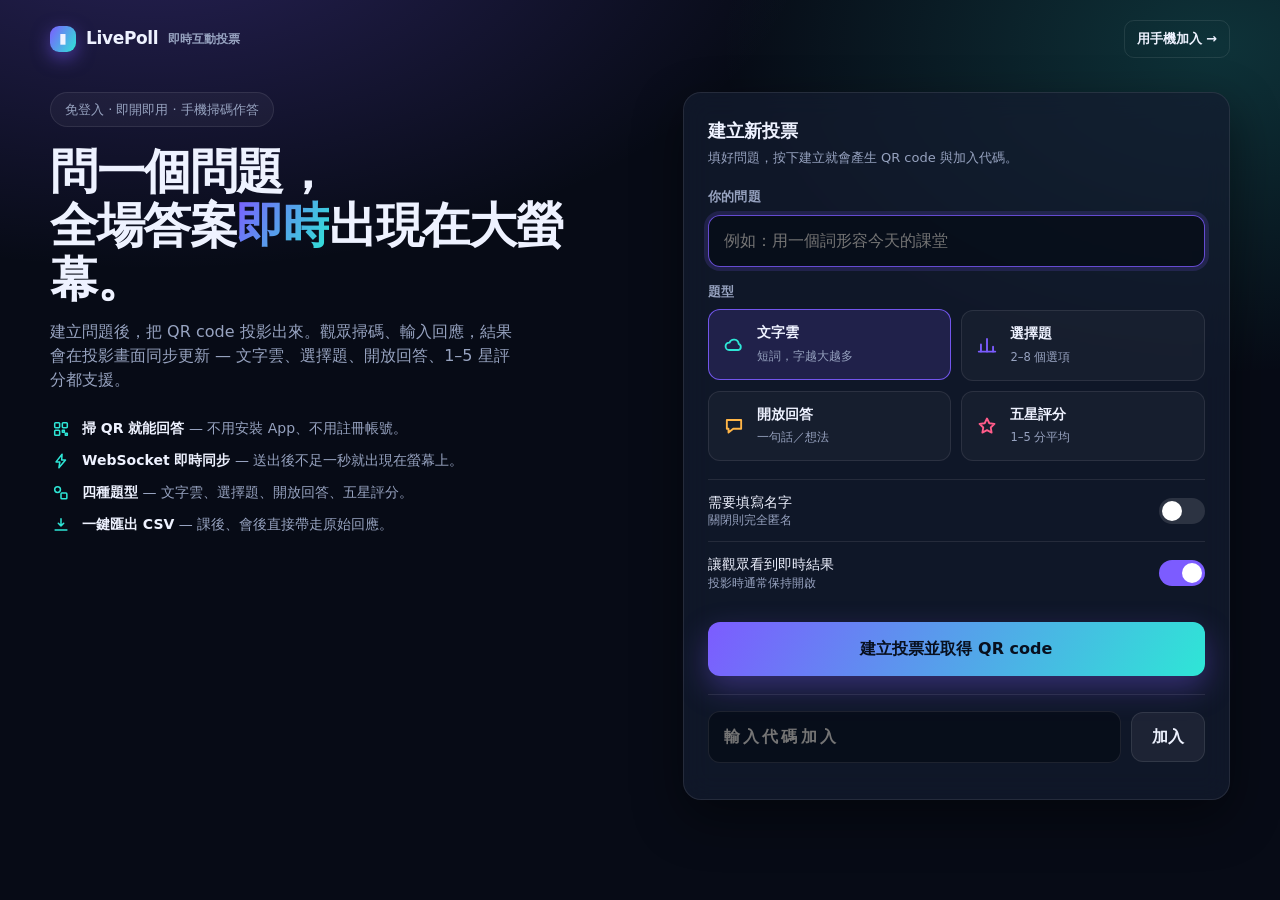
<file: index.html>
<!DOCTYPE html>
<html lang="zh-Hant">
<head>
<meta charset="utf-8">
<meta name="viewport" content="width=device-width, initial-scale=1, viewport-fit=cover">
<title>LivePoll · 即時互動投票</title>
<meta name="description" content="像 Mentimeter 一樣的即時投票：掃 QR code 回答，大螢幕即時顯示所有人的回應。">
<link rel="icon" href="data:image/svg+xml,%3Csvg xmlns='http://www.w3.org/2000/svg' viewBox='0 0 32 32'%3E%3Crect width='32' height='32' rx='9' fill='%237c5cff'/%3E%3Cpath d='M9 20l4.5-9L18 20l5-10' stroke='%23fff' stroke-width='3' fill='none' stroke-linecap='round' stroke-linejoin='round'/%3E%3C/svg%3E">
<link rel="stylesheet" href="assets/style.css">
</head>
<body>
<div class="wrap">
  <header class="topbar">
    <a class="brand" href="index.html"><span class="dot">▮</span>LivePoll <small>即時互動投票</small></a>
    <a class="btn small ghost" href="#join">用手機加入 →</a>
  </header>

  <main class="hero">
    <section>
      <span class="pill">免登入 · 即開即用 · 手機掃碼作答</span>
      <h1>問一個問題，<br>全場答案<em>即時</em>出現在大螢幕。</h1>
      <p class="lead">建立問題後，把 QR code 投影出來。觀眾掃碼、輸入回應，結果會在投影畫面同步更新 — 文字雲、選擇題、開放回答、1–5 星評分都支援。</p>
      <ul class="feats">
        <li><span class="ico"><svg viewBox="0 0 20 20" width="18" height="18" aria-hidden="true"><rect x="3" y="3" width="5.5" height="5.5" rx="1"/><rect x="11.5" y="3" width="5.5" height="5.5" rx="1"/><rect x="3" y="11.5" width="5.5" height="5.5" rx="1"/><path d="M11.5 11.5h2.2v2.2h-2.2zM14.8 14.8h2.2v2.2h-2.2z"/></svg></span><span><b>掃 QR 就能回答</b> — 不用安裝 App、不用註冊帳號。</span></li>
        <li><span class="ico"><svg viewBox="0 0 20 20" width="18" height="18" aria-hidden="true"><path d="M11.2 2.5L4.5 11h4.2l-1 6.5L15 9h-4.3z"/></svg></span><span><b>WebSocket 即時同步</b> — 送出後不足一秒就出現在螢幕上。</span></li>
        <li><span class="ico"><svg viewBox="0 0 20 20" width="18" height="18" aria-hidden="true"><circle cx="6.2" cy="6.2" r="3.2"/><rect x="10" y="10" width="6.5" height="6.5" rx="1"/></svg></span><span><b>四種題型</b> — 文字雲、選擇題、開放回答、五星評分。</span></li>
        <li><span class="ico"><svg viewBox="0 0 20 20" width="18" height="18" aria-hidden="true"><path d="M10 3v8m0 0l-3-3m3 3l3-3"/><path d="M3.5 15.5h13"/></svg></span><span><b>一鍵匯出 CSV</b> — 課後、會後直接帶走原始回應。</span></li>
      </ul>
    </section>

    <section class="card builder">
      <h2>建立新投票</h2>
      <p class="sub">填好問題，按下建立就會產生 QR code 與加入代碼。</p>

      <label class="field">
        <span>你的問題</span>
        <input class="input" id="q" maxlength="180" placeholder="例如：用一個詞形容今天的課堂" autocomplete="off">
      </label>

      <span class="hint" style="display:block;margin-bottom:9px;font-weight:650;">題型</span>
      <div class="types" id="types">
        <label class="type-opt">
          <input type="radio" name="type" value="word" checked>
          <span class="em" style="color:#2ee6d6"><svg viewBox="0 0 20 20" width="22" height="22" aria-hidden="true"><path d="M5.6 15.5a3.4 3.4 0 0 1 .3-6.8 4.4 4.4 0 0 1 8.4 1.1 3 3 0 0 1-.4 5.7z"/></svg></span>
          <span><b>文字雲</b><small>短詞，字越大越多</small></span>
        </label>
        <label class="type-opt">
          <input type="radio" name="type" value="choice">
          <span class="em" style="color:#7c5cff"><svg viewBox="0 0 20 20" width="22" height="22" aria-hidden="true"><path d="M4.5 16V9.5M10 16V4.5M15.5 16v-4.5"/><path d="M2.5 16h15"/></svg></span>
          <span><b>選擇題</b><small>2–8 個選項</small></span>
        </label>
        <label class="type-opt">
          <input type="radio" name="type" value="open">
          <span class="em" style="color:#ffb547"><svg viewBox="0 0 20 20" width="22" height="22" aria-hidden="true"><path d="M3.5 4.5h13v8h-7.2L5 16v-3.5H3.5z"/></svg></span>
          <span><b>開放回答</b><small>一句話／想法</small></span>
        </label>
        <label class="type-opt">
          <input type="radio" name="type" value="rating">
          <span class="em" style="color:#ff5c8a"><svg viewBox="0 0 20 20" width="22" height="22" aria-hidden="true"><path d="M10 3.2l2.1 4.3 4.7.6-3.4 3.3.8 4.6-4.2-2.3-4.2 2.3.8-4.6L3.2 8.1l4.7-.6z"/></svg></span>
          <span><b>五星評分</b><small>1–5 分平均</small></span>
        </label>
      </div>

      <div id="optionsBlock" hidden>
        <span class="hint" style="display:block;margin-bottom:9px;font-weight:650;">選項</span>
        <div class="opt-rows" id="optRows"></div>
        <button class="btn small ghost" id="addOpt" type="button" style="margin-bottom:16px;">＋ 新增選項</button>
      </div>

      <div class="toggle-row">
        <p>需要填寫名字<small>關閉則完全匿名</small></p>
        <label class="switch"><input type="checkbox" id="nameReq"><i></i></label>
      </div>
      <div class="toggle-row" style="margin-bottom:18px;">
        <p>讓觀眾看到即時結果<small>投影時通常保持開啟</small></p>
        <label class="switch"><input type="checkbox" id="showRes" checked><i></i></label>
      </div>

      <button class="btn primary" id="create" style="width:100%;padding:15px;">建立投票並取得 QR code</button>

      <div class="join-strip" id="join">
        <input class="input" id="joinCode" maxlength="10" placeholder="輸入代碼加入" autocomplete="off">
        <button class="btn" id="joinBtn" type="button">加入</button>
      </div>
      <div id="recent" class="hint" style="margin-top:12px;"></div>
    </section>
  </main>
</div>

<script src="assets/core.js"></script>
<script src="assets/create.js"></script>
</body>
</html>
</file>
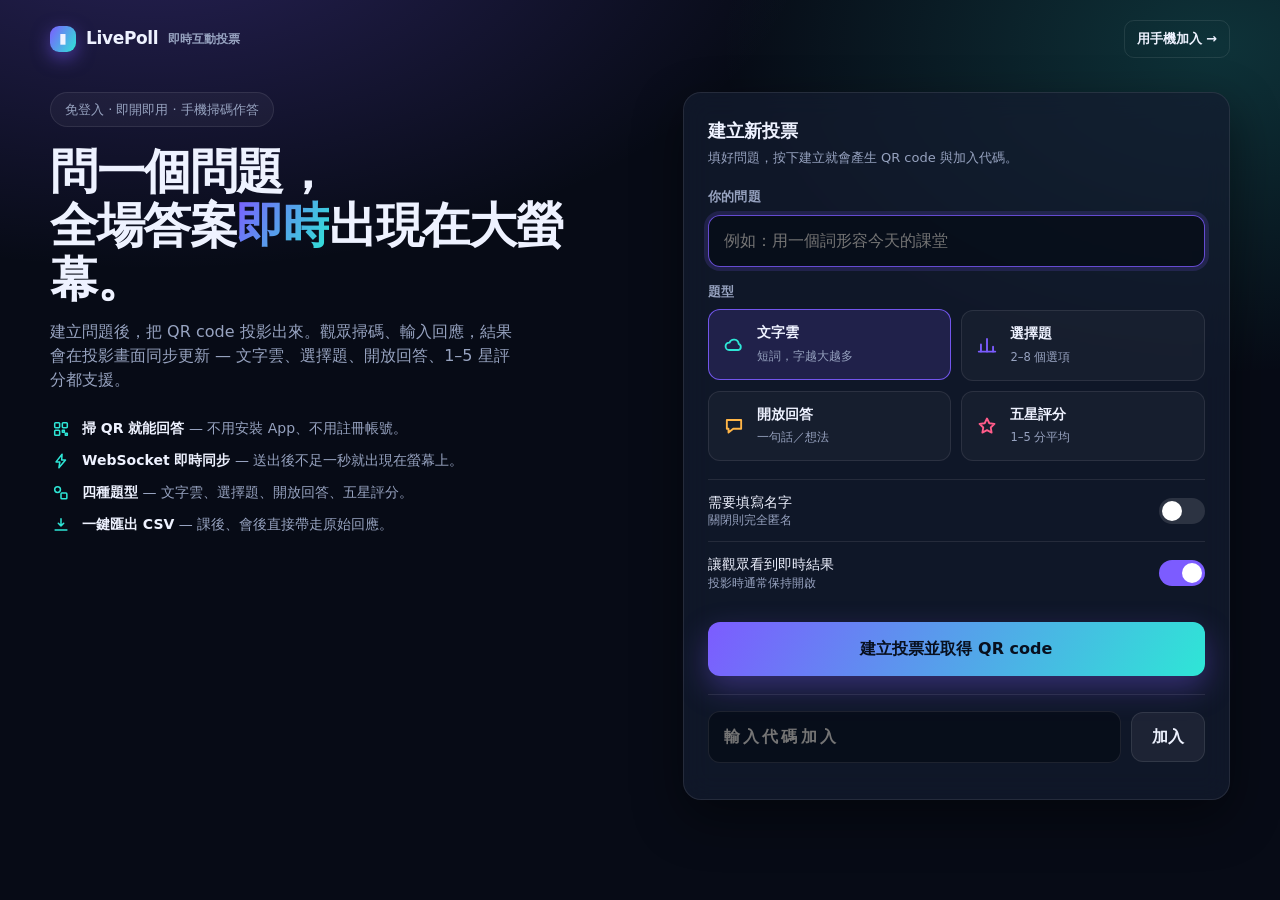
<file: host.html>
<!DOCTYPE html>
<html lang="zh-Hant">
<head>
<meta charset="utf-8">
<meta name="viewport" content="width=device-width, initial-scale=1">
<title>LivePoll · 投影畫面</title>
<meta name="description" content="投影用大螢幕：顯示 QR code 與即時回應。">
<link rel="icon" href="data:image/svg+xml,%3Csvg xmlns='http://www.w3.org/2000/svg' viewBox='0 0 32 32'%3E%3Crect width='32' height='32' rx='9' fill='%237c5cff'/%3E%3Cpath d='M9 20l4.5-9L18 20l5-10' stroke='%23fff' stroke-width='3' fill='none' stroke-linecap='round' stroke-linejoin='round'/%3E%3C/svg%3E">
<link rel="stylesheet" href="assets/style.css">
</head>
<body>
<div class="host">
  <header class="host-top">
    <a class="brand" href="index.html"><span class="dot">▮</span>LivePoll <small>即時互動投票</small></a>
    <div class="right">
      <span class="status" id="status"><i></i><em>連線中…</em></span>
      <button class="btn small" id="btnResults" type="button">隱藏觀眾結果</button>
      <button class="btn small" id="btnCsv" type="button">匯出 CSV</button>
      <button class="btn small" id="btnClear" type="button">清除回應</button>
      <button class="btn small" id="btnFull" type="button">全螢幕</button>
      <a class="btn small ghost" href="index.html">新投票</a>
    </div>
  </header>

  <div class="host-grid">
    <aside class="side">
      <div class="card qr-card">
        <div class="qrbox" id="qrbox" title="點擊放大">
          <svg id="qr" xmlns="http://www.w3.org/2000/svg"></svg>
        </div>
        <p class="join-url" id="joinUrl"></p>
        <div class="code-box">
          <span>加入代碼</span>
          <strong id="codeText">------</strong>
        </div>
      </div>
      <div class="card stat-card">
        <div>
          <div class="num" id="count">0</div>
          <div class="lbl">已收到的回應</div>
        </div>
        <span class="status live" id="liveTag"><i></i><em>即時</em></span>
      </div>
    </aside>

    <main class="stage">
      <div class="stage-head">
        <h1 id="question">載入中…</h1>
        <span class="tag" id="typeTag">即時投票</span>
      </div>
      <div class="results" id="results"></div>
    </main>
  </div>

  <footer class="host-foot">
    <span>掃描 QR code，或在手機打開 <b id="footUrl">—</b> 輸入代碼回答</span>
    <span id="note">主持畫面 · 不要關閉這個分頁</span>
  </footer>
</div>

<script src="assets/vendor/mqtt.min.js"></script>
<script src="assets/vendor/qrcode.js"></script>
<script src="assets/core.js"></script>
<script src="assets/net.js"></script>
<script src="assets/host.js"></script>
</body>
</html>
</file>
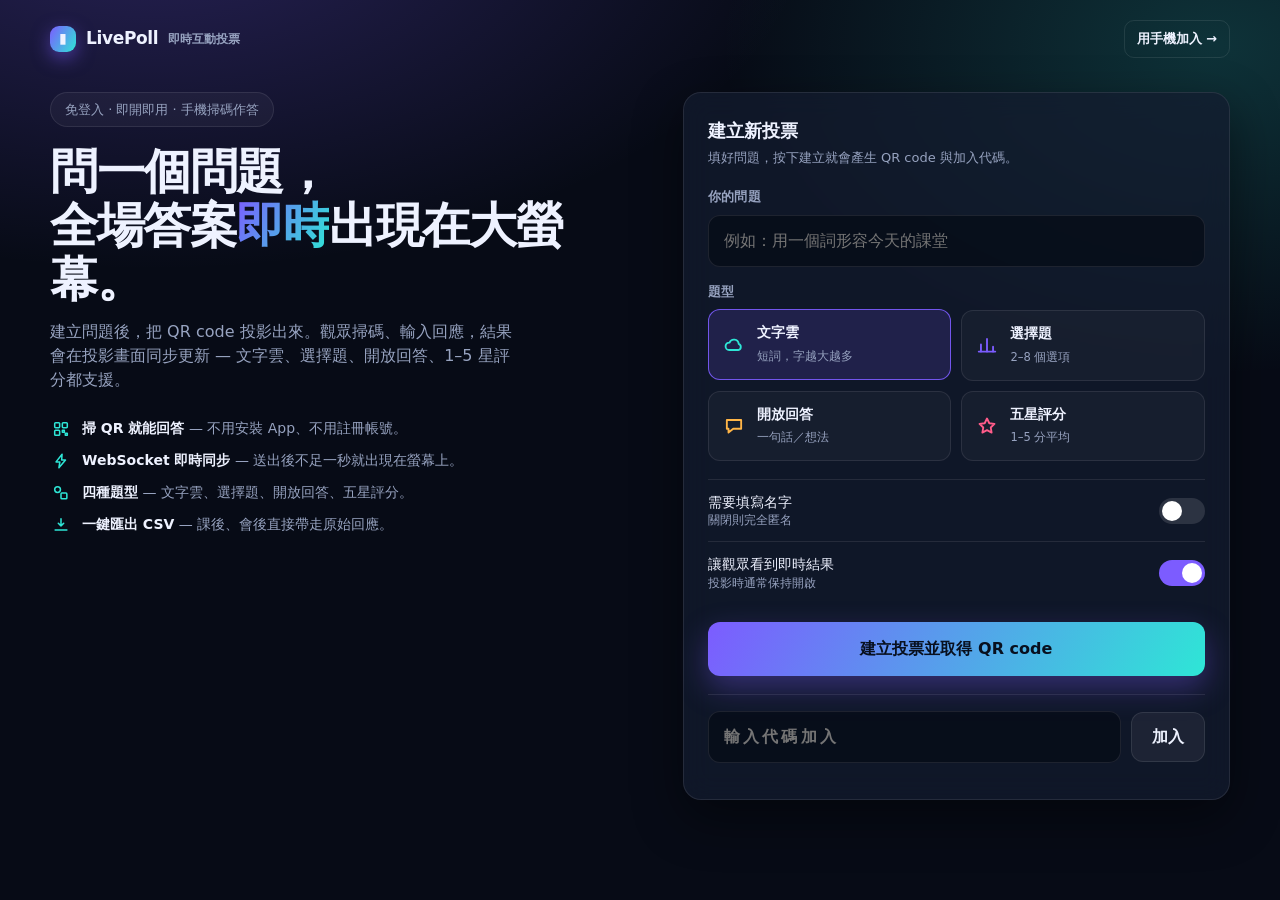
<file: vote.html>
<!DOCTYPE html>
<html lang="zh-Hant">
<head>
<meta charset="utf-8">
<meta name="viewport" content="width=device-width, initial-scale=1, viewport-fit=cover, maximum-scale=1">
<title>回答 · LivePoll</title>
<meta name="description" content="掃碼進來的回答頁面。">
<meta name="theme-color" content="#070b16">
<link rel="icon" href="data:image/svg+xml,%3Csvg xmlns='http://www.w3.org/2000/svg' viewBox='0 0 32 32'%3E%3Crect width='32' height='32' rx='9' fill='%237c5cff'/%3E%3Cpath d='M9 20l4.5-9L18 20l5-10' stroke='%23fff' stroke-width='3' fill='none' stroke-linecap='round' stroke-linejoin='round'/%3E%3C/svg%3E">
<link rel="stylesheet" href="assets/style.css">
</head>
<body>
<div class="vote">
  <header class="vote-top">
    <a class="brand" href="index.html"><span class="dot">▮</span>LivePoll</a>
    <span class="status" id="status"><i></i><em>連線中…</em></span>
  </header>

  <div class="card vote-card" id="card">
    <div id="loading" style="text-align:center;padding:26px 0;">
      <div class="spinner"></div>
      <p class="hint" style="margin:0;">正在連接投票…</p>
    </div>

    <div id="body" hidden>
      <h1 class="vote-q" id="question"></h1>
      <p class="vote-meta" id="meta"></p>

      <div id="form">
        <label class="field" id="nameField">
          <span id="nameLabel">你的名字（選填）</span>
          <input class="input" id="name" maxlength="24" autocomplete="name" placeholder="讓主持人認得你">
        </label>

        <div id="answerArea"></div>

        <button class="btn primary" id="submit" type="button" style="width:100%;padding:15px;margin-top:14px;">送出答案</button>
        <p class="hint" id="formHint" style="text-align:center;margin:10px 0 0;"></p>
      </div>

      <div id="done" class="done" hidden>
        <div class="check">✓</div>
        <h2>已送出，謝謝！</h2>
        <p class="mine" id="mine"></p>
        <div style="display:flex;gap:10px;justify-content:center;flex-wrap:wrap;">
          <button class="btn small" id="edit" type="button">修改答案</button>
          <span class="pill" id="ppl">已有 0 人回應</span>
        </div>
      </div>

      <div class="mini" id="mini" hidden>
        <h3>即時結果</h3>
        <div id="miniBody"></div>
      </div>
    </div>

    <div id="error" hidden style="text-align:center;padding:20px 0;">
      <p style="margin:0 0 10px;color:#97a3c0;"><svg viewBox="0 0 20 20" width="38" height="38" aria-hidden="true" fill="none" stroke="currentColor" stroke-width="1.4" stroke-linecap="round"><circle cx="9" cy="9" r="5.5"/><path d="M13.2 13.2L17 17"/></svg></p>
      <h2 style="margin:0 0 6px;font-size:19px;">找不到這場投票</h2>
      <p class="hint" id="errText" style="margin:0 0 16px;">請確認代碼是否正確，或請主持人重新投影 QR code。</p>
      <a class="btn primary" href="index.html">回首頁</a>
    </div>
  </div>

  <footer class="vote-foot">
    <span id="foot">即時互動投票 · 你的答案會即時出現在大螢幕上</span>
  </footer>
</div>

<script src="assets/vendor/mqtt.min.js"></script>
<script src="assets/core.js"></script>
<script src="assets/net.js"></script>
<script src="assets/vote.js"></script>
</body>
</html>
</file>
<file: assets/style.css>
:root {
  --bg: #070b16;
  --bg-soft: #0d1424;
  --card: rgba(20, 28, 48, 0.72);
  --line: rgba(255, 255, 255, 0.09);
  --txt: #eef2ff;
  --muted: #97a3c0;
  --violet: #7c5cff;
  --cyan: #2ee6d6;
  --pink: #ff5c8a;
  --amber: #ffb547;
  --green: #35d07f;
  --grad: linear-gradient(120deg, #7c5cff 0%, #2ee6d6 100%);
  --radius: 18px;
  --shadow: 0 18px 50px rgba(0, 0, 0, 0.45);
}

* { box-sizing: border-box; }

/* Utility classes below set display, which would otherwise defeat [hidden]. */
[hidden] { display: none !important; }

html, body { height: 100%; }

body {
  margin: 0;
  background:
    radial-gradient(1100px 600px at 12% -10%, rgba(124, 92, 255, 0.28), transparent 60%),
    radial-gradient(900px 600px at 95% 5%, rgba(46, 230, 214, 0.18), transparent 55%),
    var(--bg);
  color: var(--txt);
  font-family: "Inter", "PingFang TC", "Microsoft JhengHei", "Noto Sans TC", system-ui, -apple-system, "Segoe UI", sans-serif;
  -webkit-font-smoothing: antialiased;
  line-height: 1.5;
}

a { color: var(--cyan); }

button, input, textarea, select {
  font: inherit;
  color: inherit;
}

.wrap {
  width: min(1180px, 100% - 32px);
  margin: 0 auto;
}

/* ---------- shared bits ---------- */
.brand {
  display: inline-flex;
  align-items: center;
  gap: 10px;
  font-weight: 800;
  letter-spacing: -0.02em;
  text-decoration: none;
  color: var(--txt);
  font-size: 17px;
}
.brand .dot {
  width: 26px; height: 26px; border-radius: 9px;
  background: var(--grad);
  box-shadow: 0 6px 18px rgba(124, 92, 255, 0.5);
  display: grid; place-items: center;
  font-size: 14px;
}
.brand small { color: var(--muted); font-weight: 600; font-size: 12px; letter-spacing: 0; }

.pill {
  display: inline-flex; align-items: center; gap: 8px;
  padding: 7px 14px; border-radius: 999px;
  border: 1px solid var(--line);
  background: rgba(255, 255, 255, 0.04);
  font-size: 13px; color: var(--muted);
}

.card {
  background: var(--card);
  border: 1px solid var(--line);
  border-radius: var(--radius);
  box-shadow: var(--shadow);
  backdrop-filter: blur(14px);
}

.btn {
  display: inline-flex; align-items: center; justify-content: center; gap: 8px;
  padding: 12px 20px;
  border-radius: 12px;
  border: 1px solid var(--line);
  background: rgba(255, 255, 255, 0.06);
  color: var(--txt);
  font-weight: 650;
  cursor: pointer;
  transition: transform 0.15s ease, background 0.2s ease, border-color 0.2s ease, opacity 0.2s;
  text-decoration: none;
  white-space: nowrap;
}
.btn:hover { background: rgba(255, 255, 255, 0.12); }
.btn:active { transform: translateY(1px) scale(0.995); }
.btn:disabled { opacity: 0.45; cursor: not-allowed; }
.btn.primary {
  background: var(--grad);
  border: none;
  color: #08101f;
  font-weight: 800;
  box-shadow: 0 12px 30px rgba(124, 92, 255, 0.35);
}
.btn.primary:hover { filter: brightness(1.06); }
.btn.ghost { background: transparent; }
.btn.small { padding: 8px 12px; font-size: 13px; border-radius: 10px; }

.field { display: block; margin-bottom: 16px; }
.field > span {
  display: block; margin-bottom: 8px;
  font-size: 13px; font-weight: 650; color: var(--muted);
  letter-spacing: 0.02em;
}
.input, .textarea {
  width: 100%;
  padding: 13px 15px;
  border-radius: 12px;
  border: 1px solid var(--line);
  background: rgba(6, 10, 20, 0.65);
  color: var(--txt);
  outline: none;
  transition: border-color 0.15s, box-shadow 0.15s;
}
.input:focus, .textarea:focus {
  border-color: rgba(124, 92, 255, 0.8);
  box-shadow: 0 0 0 4px rgba(124, 92, 255, 0.16);
}
.textarea { min-height: 96px; resize: vertical; }
.hint { color: var(--muted); font-size: 12.5px; }

.status {
  display: inline-flex; align-items: center; gap: 7px;
  font-size: 12.5px; color: var(--muted);
}
.status i {
  width: 8px; height: 8px; border-radius: 50%;
  background: var(--amber); box-shadow: 0 0 0 3px rgba(255, 181, 71, 0.16);
}
.status.live i { background: var(--green); box-shadow: 0 0 0 3px rgba(53, 208, 127, 0.18); }
.status.off i { background: var(--pink); box-shadow: 0 0 0 3px rgba(255, 92, 138, 0.18); }

/* ---------- landing ---------- */
.topbar {
  display: flex; align-items: center; justify-content: space-between;
  gap: 16px; padding: 20px 0 8px;
}
.hero {
  display: grid; grid-template-columns: 1.05fr 0.95fr;
  gap: 28px; align-items: start;
  padding: 26px 0 60px;
}
.hero h1 {
  font-size: clamp(30px, 4.2vw, 48px);
  line-height: 1.12;
  letter-spacing: -0.03em;
  margin: 18px 0 14px;
}
.hero h1 em { font-style: normal; background: var(--grad); -webkit-background-clip: text; background-clip: text; color: transparent; }
.hero p.lead { color: var(--muted); font-size: 16px; max-width: 46ch; margin: 0 0 26px; }
.feats { display: grid; gap: 10px; margin: 26px 0 0; padding: 0; list-style: none; }
.feats li { display: flex; gap: 10px; color: var(--muted); font-size: 14px; }
.feats li b { color: var(--txt); font-weight: 650; }
.feats li span.ico { flex: 0 0 auto; display: grid; place-items: center; width: 22px; height: 22px; }
.feats li span.ico svg,
.type-opt .em svg {
  display: block;
  fill: none;
  stroke: currentColor;
  stroke-width: 1.7;
  stroke-linecap: round;
  stroke-linejoin: round;
}
.feats li span.ico { color: var(--cyan); }

.builder { padding: 24px; }
.builder h2 { margin: 0 0 4px; font-size: 18px; }
.builder .sub { color: var(--muted); font-size: 13px; margin: 0 0 20px; }

.types { display: grid; grid-template-columns: repeat(2, 1fr); gap: 10px; margin-bottom: 18px; }
.type-opt {
  position: relative;
  display: flex; gap: 10px; align-items: center;
  padding: 12px;
  border-radius: 12px;
  border: 1px solid var(--line);
  background: rgba(255, 255, 255, 0.03);
  cursor: pointer;
  transition: border-color 0.15s, background 0.15s, transform 0.15s;
}
.type-opt:hover { background: rgba(255, 255, 255, 0.07); }
.type-opt input { position: absolute; opacity: 0; pointer-events: none; }
.type-opt .em { flex: 0 0 auto; width: 26px; height: 26px; display: grid; place-items: center; }
.type-opt b { display: block; font-size: 13.5px; }
.type-opt small { color: var(--muted); font-size: 11.5px; }
.type-opt:has(input:checked) {
  border-color: rgba(124, 92, 255, 0.9);
  background: rgba(124, 92, 255, 0.16);
  transform: translateY(-1px);
}

.opt-rows { display: grid; gap: 8px; margin-bottom: 8px; }
.opt-row { display: flex; gap: 8px; align-items: center; }
.opt-row .input { padding: 10px 13px; }
.opt-row .rm {
  width: 34px; height: 34px; flex: 0 0 auto;
  border-radius: 10px; border: 1px solid var(--line);
  background: transparent; color: var(--muted); cursor: pointer;
  font-size: 16px; line-height: 1;
}
.opt-row .rm:hover { color: var(--pink); border-color: rgba(255, 92, 138, 0.5); }

.toggle-row {
  display: flex; align-items: center; justify-content: space-between;
  gap: 14px; padding: 12px 0; border-top: 1px solid var(--line);
}
.toggle-row p { margin: 0; font-size: 13.5px; }
.toggle-row p small { display: block; color: var(--muted); font-size: 11.5px; }
.switch { position: relative; width: 46px; height: 26px; flex: 0 0 auto; }
.switch input { position: absolute; opacity: 0; width: 100%; height: 100%; margin: 0; cursor: pointer; }
.switch i {
  position: absolute; inset: 0; border-radius: 999px;
  background: rgba(255, 255, 255, 0.12); transition: background 0.2s;
}
.switch i::after {
  content: ""; position: absolute; top: 3px; left: 3px;
  width: 20px; height: 20px; border-radius: 50%;
  background: #fff; transition: transform 0.2s;
}
.switch input:checked + i { background: var(--violet); }
.switch input:checked + i::after { transform: translateX(20px); }

.join-strip {
  margin-top: 18px; padding-top: 16px; border-top: 1px solid var(--line);
  display: flex; gap: 10px; align-items: center; flex-wrap: wrap;
}
.join-strip .input { flex: 1 1 160px; text-transform: uppercase; letter-spacing: 0.2em; font-weight: 700; }

/* ---------- host ---------- */
.host {
  min-height: 100vh;
  display: flex; flex-direction: column;
  padding: 18px clamp(16px, 3vw, 34px) 26px;
}
.host-top {
  display: flex; align-items: center; justify-content: space-between;
  gap: 18px; flex-wrap: wrap;
}
.host-top .right { display: flex; align-items: center; gap: 10px; flex-wrap: wrap; }

.host-grid {
  flex: 1;
  display: grid;
  grid-template-columns: minmax(230px, 300px) 1fr;
  gap: clamp(16px, 2.4vw, 30px);
  margin-top: clamp(14px, 2vw, 26px);
  align-items: start;
}
.side { display: grid; gap: 14px; position: sticky; top: 16px; }

.qr-card { padding: 16px; text-align: center; }
.qr-card .qrbox {
  background: #fff; border-radius: 14px; padding: 12px;
  cursor: zoom-in; display: block; width: 100%;
}
.qr-card .qrbox svg { display: block; width: 100%; height: auto; }
.join-url {
  margin: 12px 0 0; font-size: 11.5px; color: var(--muted);
  word-break: break-all; line-height: 1.45;
}
.code-box {
  margin-top: 12px; padding: 10px; border-radius: 12px;
  background: rgba(255, 255, 255, 0.05); border: 1px dashed var(--line);
}
.code-box span { display: block; font-size: 11px; color: var(--muted); letter-spacing: 0.14em; }
.code-box strong {
  display: block; font-size: clamp(24px, 3vw, 32px); letter-spacing: 0.22em;
  font-weight: 800; background: var(--grad);
  -webkit-background-clip: text; background-clip: text; color: transparent;
}
.stat-card { padding: 14px 16px; display: flex; align-items: center; justify-content: space-between; gap: 10px; }
.stat-card .num { font-size: 30px; font-weight: 800; letter-spacing: -0.03em; }
.stat-card .lbl { font-size: 12px; color: var(--muted); }

.stage { min-height: 40vh; display: flex; flex-direction: column; }
.stage .results { flex: 1; display: flex; flex-direction: column; justify-content: center; }
.stage-head { display: flex; align-items: flex-start; justify-content: space-between; gap: 16px; flex-wrap: wrap; }
.stage-head h1 {
  margin: 0; font-size: clamp(24px, 3.4vw, 44px); line-height: 1.16;
  letter-spacing: -0.02em; max-width: 26ch;
}
.stage-head .tag {
  font-size: 12px; padding: 6px 11px; border-radius: 999px;
  background: rgba(46, 230, 214, 0.13); color: var(--cyan);
  border: 1px solid rgba(46, 230, 214, 0.3); white-space: nowrap;
}

.results { margin-top: clamp(16px, 2.2vw, 26px); }

/* choice bars */
.bars { display: grid; gap: 12px; }
.bar-row { position: relative; }
.bar-row .bar-top {
  display: flex; align-items: baseline; justify-content: space-between; gap: 12px;
  margin-bottom: 7px; font-size: clamp(14px, 1.5vw, 19px);
}
.bar-row .bar-top b { font-weight: 650; }
.bar-row .bar-top span { color: var(--muted); font-variant-numeric: tabular-nums; font-size: 0.8em; }
.bar-track {
  height: clamp(34px, 5.2vh, 56px);
  border-radius: 12px;
  background: rgba(255, 255, 255, 0.05);
  overflow: hidden;
  position: relative;
}
.bar-fill {
  height: 100%; width: 0;
  border-radius: 12px;
  background: var(--grad);
  transition: width 0.55s cubic-bezier(0.22, 1, 0.36, 1);
  box-shadow: 0 0 26px rgba(124, 92, 255, 0.35);
}
.bar-row:nth-child(2) .bar-fill { background: linear-gradient(120deg, #2ee6d6, #35d07f); }
.bar-row:nth-child(3) .bar-fill { background: linear-gradient(120deg, #ffb547, #ff5c8a); }
.bar-row:nth-child(4) .bar-fill { background: linear-gradient(120deg, #5cc8ff, #7c5cff); }
.bar-row:nth-child(5) .bar-fill { background: linear-gradient(120deg, #ff5c8a, #ffb547); }
.bar-row:nth-child(6) .bar-fill { background: linear-gradient(120deg, #35d07f, #2ee6d6); }

/* word cloud */
.cloud {
  display: flex; flex-wrap: wrap; align-items: center; justify-content: center;
  gap: 10px clamp(12px, 2vw, 30px);
  padding: clamp(14px, 3vw, 34px);
  min-height: 34vh;
  flex: 1;
}
.cloud span {
  font-weight: 750;
  line-height: 1.05;
  letter-spacing: -0.02em;
  animation: pop 0.4s cubic-bezier(0.22, 1, 0.36, 1);
  transition: font-size 0.4s ease;
}
@keyframes pop { from { opacity: 0; transform: scale(0.85); } to { opacity: 1; transform: scale(1); } }

/* open responses */
.cards {
  display: grid;
  grid-template-columns: repeat(auto-fill, minmax(min(100%, 300px), 1fr));
  gap: 12px;
  align-content: start;
  max-height: 62vh;
  overflow: auto;
  padding-right: 4px;
}
.msg {
  padding: 13px 15px;
  border-radius: 14px;
  background: rgba(255, 255, 255, 0.05);
  border: 1px solid var(--line);
  animation: rise 0.35s ease;
  word-break: break-word;
}
@keyframes rise { from { opacity: 0; transform: translateY(8px); } to { opacity: 1; transform: none; } }
.msg .who {
  display: flex; align-items: center; gap: 8px;
  font-size: 11.5px; color: var(--muted); margin-bottom: 6px;
}
.msg .who .av {
  width: 20px; height: 20px; border-radius: 50%;
  display: grid; place-items: center;
  font-size: 10px; font-weight: 800; color: #08101f;
  background: var(--grad);
}
.msg p { margin: 0; font-size: clamp(14px, 1.4vw, 17px); }

/* rating */
.rating-wrap { display: grid; grid-template-columns: minmax(140px, 200px) 1fr; gap: clamp(16px, 2.4vw, 32px); align-items: center; }
.avg-num { font-size: clamp(52px, 9vw, 104px); font-weight: 850; letter-spacing: -0.05em; line-height: 1; background: var(--grad); -webkit-background-clip: text; background-clip: text; color: transparent; }
.avg-lbl { color: var(--muted); font-size: 13px; }
.rating-bar { display: grid; grid-template-columns: 26px 1fr 52px; gap: 10px; align-items: center; margin-bottom: 9px; }
.rating-bar .rk { color: var(--muted); font-size: 14px; text-align: right; font-variant-numeric: tabular-nums; }
.rating-bar .rk2 { color: var(--muted); font-size: 12.5px; font-variant-numeric: tabular-nums; }

.empty {
  display: grid; place-items: center; gap: 8px;
  padding: clamp(28px, 6vw, 64px) 20px;
  text-align: center; color: var(--muted);
  border: 1px dashed var(--line); border-radius: var(--radius);
}
.empty .big { font-size: 34px; opacity: 0.8; }
.empty b { color: var(--txt); font-weight: 650; display: block; }

.host-foot {
  margin-top: 18px; display: flex; justify-content: space-between;
  align-items: center; gap: 12px; flex-wrap: wrap;
  color: var(--muted); font-size: 12px;
}

.zoom-overlay {
  position: fixed; inset: 0; z-index: 60;
  background: rgba(4, 7, 14, 0.9);
  display: grid; place-items: center;
  padding: 24px; cursor: zoom-out;
  animation: fade 0.2s ease;
}
@keyframes fade { from { opacity: 0; } to { opacity: 1; } }
.zoom-overlay .qrbox {
  background: #fff; padding: 22px; border-radius: 22px;
  width: min(78vmin, 720px);
}
.zoom-overlay .qrbox svg { width: 100%; height: auto; display: block; }
.zoom-overlay .cap { color: #dfe6ff; text-align: center; margin-top: 14px; font-size: 14px; }

/* ---------- vote ---------- */
.vote {
  min-height: 100vh;
  display: flex; flex-direction: column;
  padding: 16px 14px calc(18px + env(safe-area-inset-bottom));
  max-width: 640px; margin: 0 auto;
}
.vote-top { display: flex; align-items: center; justify-content: space-between; gap: 12px; }
.vote-card { margin-top: 16px; padding: clamp(16px, 4vw, 22px); }
.vote-q { font-size: clamp(20px, 5.4vw, 26px); line-height: 1.25; letter-spacing: -0.02em; margin: 0 0 6px; }
.vote-meta { color: var(--muted); font-size: 12.5px; margin: 0 0 18px; }

.opt-btns { display: grid; gap: 10px; }
.opt-btn {
  display: flex; align-items: center; gap: 12px;
  padding: 16px;
  border-radius: 14px;
  border: 1px solid var(--line);
  background: rgba(255, 255, 255, 0.04);
  font-size: 16px; font-weight: 600; text-align: left;
  cursor: pointer; transition: all 0.15s ease;
  width: 100%;
}
.opt-btn .n {
  width: 26px; height: 26px; flex: 0 0 auto; border-radius: 8px;
  display: grid; place-items: center; font-size: 12px;
  background: rgba(255, 255, 255, 0.08); color: var(--muted);
}
.opt-btn:hover { background: rgba(255, 255, 255, 0.08); }
.opt-btn.sel {
  border-color: rgba(124, 92, 255, 0.95);
  background: rgba(124, 92, 255, 0.18);
  box-shadow: 0 0 0 3px rgba(124, 92, 255, 0.12);
}
.opt-btn.sel .n { background: var(--grad); color: #08101f; }

.stars { display: grid; grid-template-columns: repeat(5, 1fr); gap: 8px; }
.star-btn {
  padding: 14px 0; border-radius: 12px;
  border: 1px solid var(--line); background: rgba(255, 255, 255, 0.04);
  font-size: 22px; font-weight: 800; cursor: pointer;
  transition: all 0.15s;
}
.star-btn small { display: block; font-size: 10px; font-weight: 500; color: var(--muted); margin-top: 2px; }
.star-btn.sel { border-color: rgba(124, 92, 255, 0.95); background: rgba(124, 92, 255, 0.2); }

.done {
  display: grid; gap: 12px; text-align: center;
  padding: 8px 0 4px;
}
.done .check {
  width: 58px; height: 58px; margin: 0 auto; border-radius: 50%;
  display: grid; place-items: center; font-size: 26px;
  background: rgba(53, 208, 127, 0.15); color: var(--green);
  border: 1px solid rgba(53, 208, 127, 0.4);
  animation: pop 0.35s ease;
}
.done h2 { margin: 0; font-size: 20px; }
.done .mine { color: var(--muted); font-size: 14px; word-break: break-word; }
.done .mine b { color: var(--txt); }

.mini { margin-top: 16px; }
.mini h3 { font-size: 12px; text-transform: uppercase; letter-spacing: 0.12em; color: var(--muted); margin: 0 0 10px; }
.mini-row { display: flex; align-items: center; gap: 10px; margin-bottom: 8px; font-size: 13.5px; }
.mini-row .nm { flex: 1 1 auto; min-width: 0; overflow: hidden; text-overflow: ellipsis; white-space: nowrap; }
.mini-row .tr { flex: 0 0 42%; height: 8px; border-radius: 8px; background: rgba(255,255,255,0.07); overflow: hidden; }
.mini-row .tr i { display: block; height: 100%; width: 0; background: var(--grad); transition: width 0.5s ease; }
.mini-row .ct { flex: 0 0 auto; color: var(--muted); font-variant-numeric: tabular-nums; font-size: 12px; }

.vote-foot { margin-top: auto; padding-top: 18px; text-align: center; color: var(--muted); font-size: 11.5px; }

.center-screen {
  min-height: 100vh; display: grid; place-items: center;
  padding: 24px; text-align: center;
}
.center-screen .card { padding: 32px 26px; max-width: 420px; }
.spinner {
  width: 34px; height: 34px; border-radius: 50%; margin: 0 auto 14px;
  border: 3px solid rgba(255, 255, 255, 0.14);
  border-top-color: var(--violet);
  animation: spin 0.9s linear infinite;
}
@keyframes spin { to { transform: rotate(360deg); } }

.toast {
  position: fixed; left: 50%; bottom: 26px; transform: translateX(-50%) translateY(20px);
  background: rgba(16, 22, 38, 0.96); border: 1px solid var(--line);
  padding: 11px 18px; border-radius: 999px; font-size: 13px;
  opacity: 0; pointer-events: none; transition: all 0.25s ease; z-index: 80;
  box-shadow: var(--shadow);
}
.toast.show { opacity: 1; transform: translateX(-50%) translateY(0); }

@media (max-width: 900px) {
  .hero { grid-template-columns: 1fr; gap: 20px; }
  .host-grid { grid-template-columns: 1fr; }
  .side { position: static; grid-template-columns: 1fr 1fr; display: grid; }
  .side .stat-card { grid-column: span 2; }
  .rating-wrap { grid-template-columns: 1fr; }
  .cards { max-height: none; }
}
@media (max-width: 560px) {
  .types { grid-template-columns: 1fr; }
  .side { grid-template-columns: 1fr; }
  .side .stat-card { grid-column: span 1; }
  .host-top .right .btn span.t { display: none; }
}
@media print { body { background: #fff; color: #000; } }
</file>
